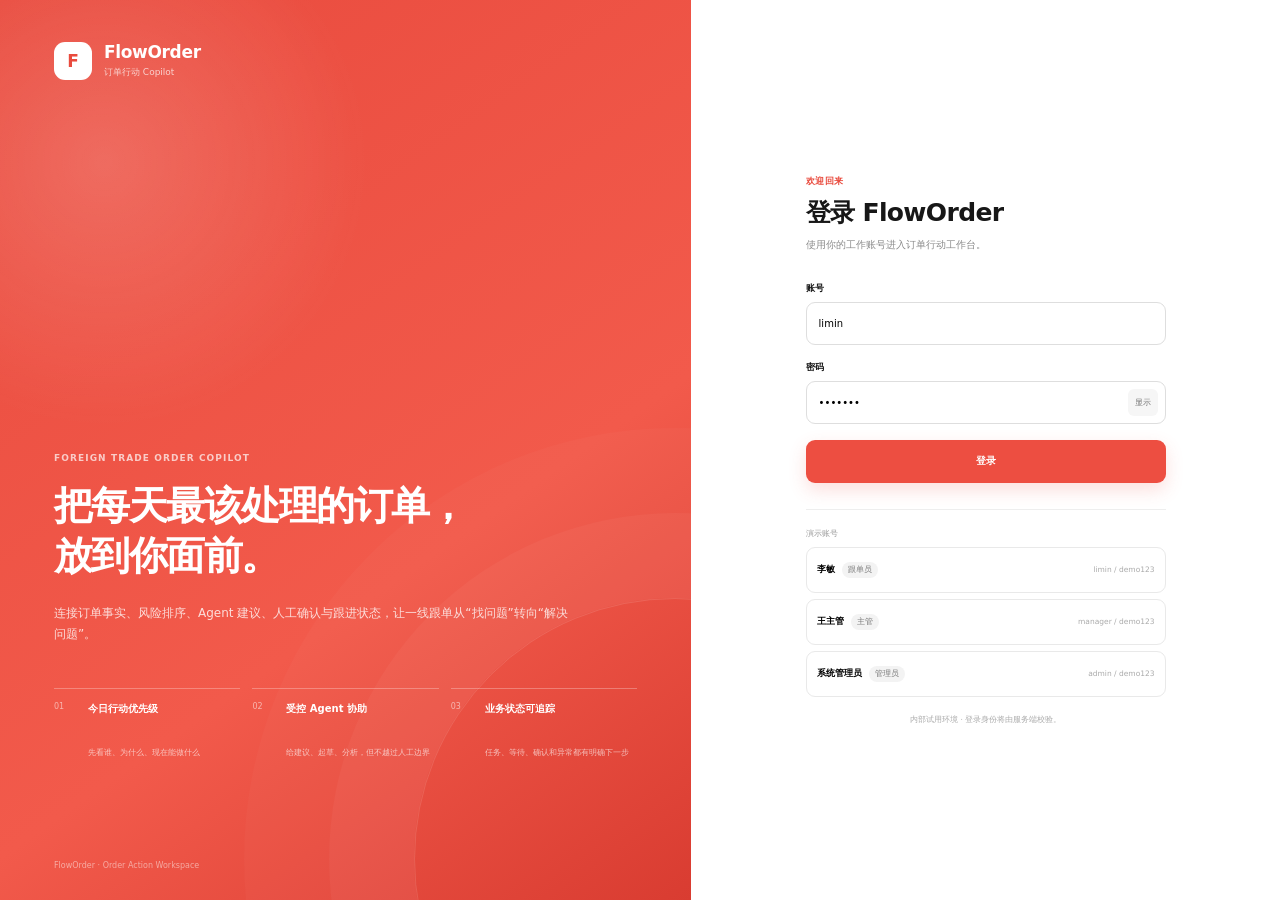
<file: static/index.html>
<!DOCTYPE html>

<html lang="zh-CN">
<head>
<meta charset="utf-8"/>
<meta content="width=device-width,initial-scale=1" name="viewport"/>
<title>FlowOrder · 订单行动 Copilot</title>

<link href="/static/d19.css?v=d19-shadow-v1" rel="stylesheet"/></head>
<body>
<div class="login-screen" id="loginScreen">
<div class="login-layout">
<section class="login-brand-panel">
<div class="login-brand-mark">F</div>
<div class="login-brand-copy">
<div class="login-brand-name">FlowOrder</div>
<div class="login-brand-sub">订单行动 Copilot</div>
</div>
<div class="login-value">
<div class="login-eyebrow">FOREIGN TRADE ORDER COPILOT</div>
<h1>把每天最该处理的订单，<br/>放到你面前。</h1>
<p>连接订单事实、风险排序、Agent 建议、人工确认与跟进状态，让一线跟单从“找问题”转向“解决问题”。</p>
</div>
<div class="login-feature-list">
<div><span>01</span><strong>今日行动优先级</strong><small>先看谁、为什么、现在能做什么</small></div>
<div><span>02</span><strong>受控 Agent 协助</strong><small>给建议、起草、分析，但不越过人工边界</small></div>
<div><span>03</span><strong>业务状态可追踪</strong><small>任务、等待、确认和异常都有明确下一步</small></div>
</div>
<div class="login-brand-footer">FlowOrder · Order Action Workspace</div>
</section>
<section class="login-form-panel">
<div class="login-form-wrap">
<div class="login-form-header">
<div class="mobile-login-brand"><span>F</span><strong>FlowOrder</strong></div>
<div class="login-kicker">欢迎回来</div>
<h2>登录 FlowOrder</h2>
<p>使用你的工作账号进入订单行动工作台。</p>
</div>
<form class="login-form" id="loginForm" novalidate="">
<label>
<span>账号</span>
<input autocomplete="username" id="loginUsername" placeholder="请输入账号" type="text" value="limin"/>
</label>
<label>
<span>密码</span>
<div class="password-field">
<input autocomplete="current-password" id="loginPassword" placeholder="请输入密码" type="password" value="demo123"/>
<button aria-label="显示密码" id="togglePassword" type="button">显示</button>
</div>
</label>
<div class="login-error hidden" id="loginError"></div>
<button class="login-submit" id="loginSubmit" type="submit">登录</button>
</form>
<div class="demo-accounts">
<div class="demo-title">演示账号</div>
<button class="demo-account" data-demo-user="limin" type="button">
<div><strong>李敏</strong><span>跟单员</span></div><small>limin / demo123</small>
</button>
<button class="demo-account" data-demo-user="manager" type="button">
<div><strong>王主管</strong><span>主管</span></div><small>manager / demo123</small>
</button>
<button class="demo-account" data-demo-user="admin" type="button">
<div><strong>系统管理员</strong><span>管理员</span></div><small>admin / demo123</small>
</button>
</div>
<div class="login-note">内部试用环境 · 登录身份将由服务端校验。</div>
</div>
</section>
</div>
</div>
<div class="authenticated-app hidden" id="authenticatedApp">
<div class="app-shell">
<aside class="sidebar">
<div class="brand">
<div class="logo">F</div>
<div>
<div class="brand-name">FlowOrder</div>
<div class="brand-sub">订单行动 Copilot</div>
</div>
</div>
<div class="nav-section-title">工作台</div>
<nav class="nav">
<button class="nav-item active" data-view="today">
<span class="nav-icon"></span><span>今日跟单</span>
</button>
<button class="nav-item" data-view="confirm">
<span class="nav-icon"></span><span>待确认</span><span class="badge badge-red">3</span>
</button>
<button class="nav-item" data-view="orders">
<span class="nav-icon"></span><span>订单</span>
</button>
<button class="nav-item" data-view="review">
<span class="nav-icon"></span><span>复盘</span>
</button>
</nav>
<div class="nav-section-title system-title">系统</div>
<nav class="nav">
<button class="nav-item role-manager-up" data-view="exceptions">
<span class="nav-icon"></span><span>异常中心</span>
</button>
<button class="nav-item role-manager-up" data-view="agent">
<span class="nav-icon"></span><span>Agent运行</span>
</button>
<button class="nav-item role-admin-only" data-view="settings">
<span class="nav-icon"></span><span>管理设置</span>
</button>
</nav>
<div class="sync-card">
<div class="sync-row">
<span class="sync-dot"></span>
<div>
<div class="sync-title">同步正常</div>
<div class="sync-sub">ERPNext / Excel 已连接</div>
</div>
</div>
</div>
</aside>
<main class="main">
<header class="topbar">
<div class="page-heading">
<div class="eyebrow">FLOWORDER</div>
<h1 id="pageTitle">今日跟单</h1>
</div>
<div class="topbar-right">
<div class="search"><input aria-label="全局搜索" id="globalSearch" placeholder="搜索订单 / 客户" type="search"/></div>
<button aria-expanded="false" class="account-button" id="accountButton" type="button">
<div class="avatar" id="topAvatar">李</div>
<div class="user-meta">
<strong id="topUserName">李敏</strong>
<span id="topUserRole">跟单员</span>
</div>
<span class="account-chevron">⌄</span>
</button>
<div class="account-menu hidden" id="accountMenu">
<div class="account-menu-profile">
<div class="menu-avatar" id="menuAvatar">李</div>
<div>
<strong id="menuUserName">李敏</strong>
<span id="menuUserRole">跟单员</span>
</div>
</div>
<button id="profileAction" type="button">个人信息</button>
<button class="logout-action" id="logoutButton" type="button">退出登录</button>
</div>
</div>
</header>
<section class="view active" id="view-today">
<div class="today-grid">
<aside class="copilot-panel card">
<div class="panel-title">跟单 Copilot</div>
<div class="panel-divider"></div>
<div class="copilot-section">
<div class="section-label">最近影响计划的新变化</div>
<div class="change-alert">
<div class="change-title">供应商回复：SO-1048 原料晚到 1 天</div>
<div class="change-desc">影响：生产节点可能推迟，交付风险上升</div>
<div class="change-link">→ 订单从“今天做”提升到“现在做”</div>
</div>
</div>
<div class="copilot-grow"></div>
<div class="copilot-section common-actions">
<div class="section-label">常用操作</div>
<button class="quick-action" data-prompt="为什么这个订单排第一？">为什么这个订单排第一？</button>
<button class="quick-action" data-prompt="帮我写一条催交通知。">帮我写一条催交通知</button>
<button class="quick-action" data-prompt="我已经联系过谁？">我已经联系过谁？</button>
</div>
<div class="copilot-input-wrap">
<div class="input-label">补充新信息</div>
<div class="input-helper">粘贴客户 / 供应商消息，或直接说出最新进展…</div>
<textarea id="copilotInput" placeholder="例如：供应商刚刚说 8 月 20 日应该可以做完，但是还没有完全确认。"></textarea>
<button aria-label="语音输入" class="voice-btn" id="voiceBtn" title="语音输入">
<svg aria-hidden="true" viewbox="0 0 24 24"><path d="M12 14a3 3 0 0 0 3-3V5a3 3 0 1 0-6 0v6a3 3 0 0 0 3 3Zm5-3a1 1 0 0 0-2 0 3 3 0 0 1-6 0 1 1 0 0 0-2 0 5 5 0 0 0 4 4.9V18H9a1 1 0 1 0 0 2h6a1 1 0 1 0 0-2h-2v-2.1A5 5 0 0 0 17 11Z"></path></svg>
</button>
<div class="voice-status hidden" id="voiceStatus"></div>
<div class="uncertainty-hint hidden" id="uncertaintyHint"></div>
<div class="copilot-footer">
<div class="source-picker-wrap">
<button class="btn btn-ghost" id="sourcePickerBtn">选择来源</button>
<div class="source-picker hidden" id="sourcePicker">
<button data-source="供应商消息">供应商消息</button>
<button data-source="客户消息">客户消息</button>
<button data-source="电话记录">电话记录</button>
<button data-source="ERP">ERP</button>
<button data-source="其他">其他</button>
</div>
</div>
<button class="btn btn-primary" id="analyzeBtn">分析信息</button>
</div>
<div class="analysis-result hidden" id="copilotAnalysisResult">
<div class="analysis-result-head">
<strong>分析结果</strong>
<span class="mini-badge" id="analysisSourceBadge">未选择来源</span>
</div>
<div class="analysis-block">
<span>识别到的事实</span>
<strong id="analysisFact">—</strong>
</div>
<div class="analysis-block">
<span>事实确定性</span>
<strong id="analysisCertainty">—</strong>
</div>
<div class="analysis-block">
<span>对订单的影响</span>
<strong id="analysisImpact">—</strong>
</div>
<div class="analysis-block">
<span>建议下一步</span>
<textarea class="analysis-suggestion" id="analysisSuggestion" readonly=""></textarea>
</div>
<div class="analysis-result-actions">
<button class="btn btn-ghost small" id="rejectAnalysis">暂不采用</button>
<button class="btn btn-ghost small" id="editAnalysis">修改后采用</button>
<button class="btn btn-primary small" id="adoptAnalysis">采用建议</button>
</div>
</div>
</div>
</aside>
<div class="today-content">
<div class="section-head row-between">
<div>
<h2>现在先做</h2>
<p>完整待办行动队列 12 项；首页先展示当前注意力窗口。</p>
</div>
<div class="pills">
<span class="pill pill-blue">今日行动 12</span>
<span class="pill pill-red">高优先 4</span>
</div>
</div>
<div class="priority-list" id="priorityList">
<button class="order-row draggable-order" data-order="SO-1048" draggable="true"><span class="drag-handle" title="拖动调整顺序">⋮⋮</span>
<span class="rank">1</span>
<span class="order-main">
<strong>SO-1048 · Northwind</strong>
<small>供应商原料晚到，可能影响 8/20 客户交期</small>
</span>
<span class="order-side">
<span class="pill pill-red">现在做</span>
<small>交期风险 · 25 分钟前</small>
</span>
</button>
<button class="order-row draggable-order" data-order="SO-1061" draggable="true"><span class="drag-handle" title="拖动调整顺序">⋮⋮</span>
<span class="rank">2</span>
<span class="order-main">
<strong>SO-1061 · Blue Harbor</strong>
<small>明日需出货，但物流资料尚未确认</small>
</span>
<span class="order-side">
<span class="pill pill-red">现在做</span>
<small>物流异常 · 1 小时前</small>
</span>
</button>
<button class="order-row draggable-order" data-order="SO-1032" draggable="true"><span class="drag-handle" title="拖动调整顺序">⋮⋮</span>
<span class="rank">3</span>
<span class="order-main">
<strong>SO-1032 · Alpine</strong>
<small>客户包装规格变化尚未确认，生产被阻塞 1 个节点</small>
</span>
<span class="order-side">
<span class="pill pill-amber">需要确认</span>
<small>客户确认阻塞</small>
</span>
</button>
<button class="order-row draggable-order" data-order="SO-1027" draggable="true"><span class="drag-handle" title="拖动调整顺序">⋮⋮</span>
<span class="rank">4</span>
<span class="order-main">
<strong>SO-1027 · Lumière</strong>
<small>供应商承诺回复时间已过 40 分钟</small>
</span>
<span class="order-side">
<span class="pill pill-blue">今天做</span>
<small>承诺超期</small>
</span>
</button>
<button class="order-row draggable-order" data-order="SO-1054" draggable="true"><span class="drag-handle" title="拖动调整顺序">⋮⋮</span>
<span class="rank">5</span>
<span class="order-main">
<strong>SO-1054 · Meridian</strong>
<small>订单负责人尚未明确，今日需要补齐责任人</small>
</span>
<span class="order-side">
<span class="pill pill-blue">今天做</span>
<small>负责人缺失</small>
</span>
</button>
</div>
<div class="list-footer">
<span>还有 7 项今日行动</span>
<button class="text-btn" id="openFullQueue">查看完整队列 →</button>
</div>
<div class="section-head waiting-head"><h2>正在等待</h2></div>
<button class="waiting-card waiting-card-button" data-order="SO-1015">
<span class="pill pill-green">等待外部</span>
<div>
<strong>SO-1015 · 已催供应商确认新完工时间</strong>
<small>明天 15:00 前无回复，将自动恢复为今日行动</small>
</div>
</button>
</div>
</div>
</section>
<section class="view" id="view-confirm">
<div class="content-narrow">
<div class="confirm-topline">
<div class="section-head">
<h2>需要你确认</h2>
<p><span id="confirmPendingCount">3</span> 项待处理 · <span id="approvalPendingCount">0</span> 项审批中。</p>
</div>
<div>
<div class="bulk-actions">
<label class="select-all"><input id="selectAllConfirm" type="checkbox"/> 全选</label>
<span id="selectedConfirmCount">已选 0 项</span>
<button class="btn btn-ghost" disabled="" id="bulkReject">批量暂不采用</button>
<button class="btn btn-primary" disabled="" id="bulkConfirm">批量确认</button>
</div>
<div class="batch-risk-summary" id="batchRiskSummary">
<span class="risk-count">普通 <strong id="normalSelected">0</strong></span>
<span class="risk-count">重要 <strong id="importantSelected">0</strong></span>
<span class="risk-count">高风险 <strong id="highSelected">0</strong></span>
</div>
</div>
</div>
<div id="confirmList">
<div class="confirm-card selectable" data-confirm-id="C-1032" data-order-id="SO-1032" data-risk="important">
<label class="confirm-select"><input aria-label="选择 SO-1032" class="confirm-checkbox" type="checkbox"/></label>
<div class="confirm-content">
<span class="pill pill-red-soft">待确认</span><span class="confirm-risk risk-important">重要</span>
<h3>SO-1032 · Alpine</h3>
<p>供应商给出的预计完工日期 8/19。是否确认这条变化？</p>
<small>影响：若确认，交付风险将重新计算。</small>
</div>
<div class="confirm-actions">
<button class="btn btn-ghost single-reject">暂不采用</button>
<button class="btn btn-primary single-confirm">确认并继续</button>
</div>
</div>
<div class="confirm-card selectable high-risk" data-confirm-id="C-1071" data-order-id="SO-1071" data-risk="high">
<label class="confirm-select"><input aria-label="选择 SO-1071" class="confirm-checkbox" type="checkbox"/></label>
<div class="confirm-content">
<span class="pill pill-red-soft">待确认</span><span class="confirm-risk risk-high">高风险 · 需主管审批</span>
<h3>SO-1071 · Delta</h3>
<p>客户提出包装规格修改。该变化可能影响正式订单事实，需要主管确认后才能生效。</p>
<small>来源：客户邮件 · 16:20</small>
</div>
<div class="confirm-actions">
<button class="btn btn-ghost single-reject">暂不采用</button>
<button class="btn btn-primary single-confirm">确认并继续</button>
</div>
</div>
<div class="confirm-card selectable high-risk" data-confirm-id="C-1009" data-order-id="SO-1009" data-risk="high">
<label class="confirm-select"><input aria-label="选择 SO-1009" class="confirm-checkbox" type="checkbox"/></label>
<div class="confirm-content">
<span class="pill pill-amber">来源冲突</span><span class="confirm-risk risk-high">高风险</span>
<h3>SO-1009 · Vector</h3>
<p>系统识别到两条交期来源冲突。交期属于关键业务事实，不能作为普通待确认项直接静默确认。</p>
<small>ERP：8/22 · 邮件：8/20</small>
</div>
<div class="confirm-actions">
<button class="btn btn-ghost single-reject">暂不采用</button>
<button class="btn btn-primary single-confirm">确认并继续</button>
</div>
</div>
</div>
<div class="empty-state hidden" id="confirmEmpty">
<strong>当前没有待确认事项</strong>
<span>新的事实变化或来源冲突出现后会显示在这里。</span>
</div>
</div>
</section>
<section class="view" id="view-orders">
<div class="content-narrow orders-page">
<div class="orders-toolbar">
<div>
<h2>订单</h2><p>共 33 张进行中订单</p>
</div>
<div class="toolbar-actions">
<div class="search compact"><input aria-label="订单页搜索" id="ordersSearch" placeholder="搜索订单 / 客户" type="search"/></div>
<button class="btn btn-ghost" id="ordersFilterBtn">筛选</button>
</div>
</div>
<div class="orders-filter-panel hidden" id="ordersFilterPanel">
<label>阶段
            <select id="filterStage">
<option value="">全部</option>
<option value="生产">生产</option>
<option value="出货">出货</option>
<option value="备货">备货</option>
</select>
</label>
<label>状态
            <select id="filterStatus">
<option value="">全部</option>
<option value="attention">需要关注</option>
<option value="waiting">等待反馈</option>
<option value="normal">正常推进</option>
</select>
</label>
<label>负责人
            <select id="filterOwner">
<option value="">全部</option>
<option value="李敏">李敏</option>
<option value="王晨">王晨</option>
</select>
</label>
<button class="btn btn-ghost small" id="resetFilters">重置</button>
</div>
<div class="search-empty hidden" id="ordersEmpty">没有找到匹配订单</div>
<div class="order-group" data-group="attention" data-total="6">
<button aria-expanded="true" class="group-head group-toggle">
<span class="group-chevron">⌄</span><strong>需要关注</strong><span class="group-count">6 张</span>
</button>
<div class="group-body">
<button class="group-order" data-order="SO-1048" data-search="SO-1048 Northwind 生产 原料晚到 客户交期 现在做">
<span><strong>SO-1048</strong><small>Northwind</small></span><span>生产</span><span>原料晚到，客户交期可能受影响</span><span class="pill pill-red">现在做</span>
</button>
<button class="group-order" data-order="SO-1061" data-search="SO-1061 Blue Harbor 出货 明日发货 物流资料 现在做">
<span><strong>SO-1061</strong><small>Blue Harbor</small></span><span>出货</span><span>明日需发货，物流资料未确认</span><span class="pill pill-red">现在做</span>
</button>
<button class="group-order" data-order="SO-1032" data-search="SO-1032 Alpine 生产 客户包装格式 待确认">
<span><strong>SO-1032</strong><small>Alpine</small></span><span>生产</span><span>客户包装格式等待确认</span><span class="pill pill-amber">待确认</span>
</button>
</div>
</div>
<div class="order-group" data-group="waiting" data-total="4">
<button aria-expanded="true" class="group-head group-toggle">
<span class="group-chevron">⌄</span><strong>等待反馈</strong><span class="group-count">4 张</span>
</button>
<div class="group-body">
<button class="group-order" data-order="SO-1015" data-search="SO-1015 Nexa 生产 等待供应商 新完工时间">
<span><strong>SO-1015</strong><small>Nexa</small></span><span>生产</span><span>已催供应商，等待新完工时间</span><span class="pill pill-green">等待至明日 15:00</span>
</button>
<button class="group-order" data-order="SO-1090" data-search="SO-1090 Kite 备货 客户资料 等待外部">
<span><strong>SO-1090</strong><small>Kite</small></span><span>备货</span><span>客户承诺今天下午补齐资料</span><span class="pill pill-green">等待外部</span>
</button>
</div>
</div>
<div class="order-group collapsed" data-group="normal" data-total="23">
<button aria-expanded="false" class="group-head group-toggle">
<span class="group-chevron">›</span><strong>正常推进</strong><span class="group-count">23 张</span>
</button>
<div class="group-body hidden">
<button class="group-order" data-order="SO-1088" data-search="SO-1088 Atlas 生产 正常推进">
<span><strong>SO-1088</strong><small>Atlas</small></span><span>生产</span><span>生产按计划推进，无新增异常</span><span class="pill pill-blue">正常</span>
</button>
<button class="group-order" data-order="SO-1112" data-search="SO-1112 Cedar 备货 正常推进">
<span><strong>SO-1112</strong><small>Cedar</small></span><span>备货</span><span>备货完成度正常，暂无需人工介入</span><span class="pill pill-blue">正常</span>
</button>
<button class="group-order" data-order="SO-1120" data-search="SO-1120 Horizon 出货 正常推进">
<span><strong>SO-1120</strong><small>Horizon</small></span><span>出货</span><span>物流资料完整，等待计划出货</span><span class="pill pill-blue">正常</span>
</button>
<div class="collapsed-note">当前仅展示部分正常推进订单。<span>23 张正常推进</span></div>
</div>
</div>
</div>
</section>
<section class="view" id="view-review">
<div class="content-narrow review-page review-page-v4">
<div class="review-overview-grid">
<div class="review-overview-main">
<div class="section-head review-title-block">
<h2>今日复盘</h2>
<p>2026-08-18 · 明日计划会成为下一次“今日跟单”的初始参考。</p>
</div>
<div class="review-stats-row">
<div class="stat-card compact-stat">
<small>今天完成</small>
<strong>8</strong>
</div>
<div class="stat-card compact-stat">
<small>仍在等待</small>
<strong>5</strong>
</div>
<div class="stat-card compact-stat">
<small>还没收口</small>
<strong>3</strong>
</div>
<div class="stat-card compact-stat">
<small>关键变化</small>
<strong>6</strong>
</div>
<div aria-label="近五天处理订单数量折线图" class="stat-card trend-card">
<div class="trend-card-head">
<small>近 5 天处理</small>
<strong>35</strong>
</div>
<svg aria-label="8月14日至8月18日处理订单数量：6、7、5、9、8" class="trend-chart" role="img" viewbox="0 0 220 76">
<line class="trend-grid-line" x1="14" x2="208" y1="58" y2="58"></line>
<line class="trend-grid-line" x1="14" x2="208" y1="35" y2="35"></line>
<polyline class="trend-line" points="18,45 65,38 112,52 159,20 205,29"></polyline>
<circle class="trend-point" cx="18" cy="45" r="3.5"><title>08/14：6 单</title></circle>
<circle class="trend-point" cx="65" cy="38" r="3.5"><title>08/15：7 单</title></circle>
<circle class="trend-point" cx="112" cy="52" r="3.5"><title>08/16：5 单</title></circle>
<circle class="trend-point" cx="159" cy="20" r="3.5"><title>08/17：9 单</title></circle>
<circle class="trend-point" cx="205" cy="29" r="3.5"><title>08/18：8 单</title></circle>
<text text-anchor="middle" x="18" y="72">14</text>
<text text-anchor="middle" x="65" y="72">15</text>
<text text-anchor="middle" x="112" y="72">16</text>
<text text-anchor="middle" x="159" y="72">17</text>
<text text-anchor="middle" x="205" y="72">18</text>
</svg>
</div>
</div>
<div class="review-unclosed-block">
<h2>还没收口</h2>
<p>这些事项不会因为今天结束而消失。</p>
<div class="review-list review-list-v4">
<button class="review-item review-order-item" data-order="SO-1048">
<strong>SO-1048</strong>
<span>供应商原料晚到，仍需确认新生产计划</span>
<span class="pill pill-red">现在做</span>
</button>
<button class="review-item review-order-item" data-order="SO-1032">
<strong>SO-1032</strong>
<span>包装规格修改等待客户/内部确认</span>
<span class="pill pill-amber">待确认</span>
</button>
<button class="review-item review-order-item" data-order="SO-1015">
<strong>SO-1015</strong>
<span>已催供应商，等待明日 15:00 回复</span>
<span class="pill pill-green">等待中</span>
</button>
</div>
</div>
</div>
<aside class="review-changes-column">
<h2>今日关键变化</h2>
<div class="changes-card changes-card-v4">
<button class="review-change-row" data-order="SO-1048">• SO-1048：生产风险上升</button>
<button class="review-change-row" data-order="SO-1061">• SO-1061：物流未确认</button>
<button class="review-change-row" data-order="SO-1032">• SO-1032：新增客户变更</button>
<button class="review-change-row" data-order="SO-1015">• SO-1015：进入等待状态</button>
</div>
</aside>
</div>
<div class="tomorrow-card">
<div class="tomorrow-head">
<div>
<h2>明日计划</h2>
<p>可以直接编辑、添加或删除。保存后只作为明日初始参考，新信息仍可动态重排。</p>
</div>
<button class="btn btn-ghost" id="addTomorrowPlan">＋ 添加一项</button>
</div>
<div class="plan-edit-list" id="tomorrowPlanList">
<div class="plan-edit-row">
<input type="checkbox"/>
<input class="plan-text" type="text" value="上午优先确认 SO-1048 新生产计划"/>
<button class="plan-delete" title="删除">×</button>
</div>
<div class="plan-edit-row">
<input type="checkbox"/>
<input class="plan-text" type="text" value="10:00 跟进 SO-1061 物流资料"/>
<button class="plan-delete" title="删除">×</button>
</div>
<div class="plan-edit-row">
<input type="checkbox"/>
<input class="plan-text" type="text" value="15:00 检查 SO-1015 是否收到供应商回复"/>
<button class="plan-delete" title="删除">×</button>
</div>
</div>
<button class="btn btn-primary save-plan" id="saveTomorrowPlan">保存明日计划</button>
</div>
</div>
</section>
<section class="view system-view" id="view-exceptions">
<div class="content-narrow">
<div class="section-head"><h2>异常中心</h2><p>只展示需要行动的异常状态，不把所有技术错误都变成用户告警。</p></div>
<div class="system-cards">
<div class="system-card danger-card">
<div><span class="state-dot state-red"></span><strong>RESULT_UNCERTAIN</strong></div>
<h3>SO-1142 · 外部动作结果暂无法确认</h3>
<p>自动重试已暂停。请先核对外部系统是否已经执行，避免重复产生业务副作用。</p>
<div class="system-actions"><button class="btn btn-primary small">核对结果</button><button class="btn btn-ghost small">转人工处理</button></div>
</div>
<div class="system-card warning-card">
<div><span class="state-dot state-amber"></span><strong>ERP 数据已过期</strong></div>
<h3>最近一次成功同步：今天 14:32</h3>
<p>页面仍可查看最近一次成功快照，但当前状态不代表实时 ERP 数据。</p>
<div class="system-actions"><button class="btn btn-ghost small">重新同步</button></div>
</div>
<div class="system-card">
<div><span class="state-dot state-purple"></span><strong>HUMAN_REQUIRED</strong></div>
<h3>1 项流程需要人工接管</h3>
<p>自动流程已停止，等待主管完成核对或授权后继续。</p>
<div class="system-actions"><button class="btn btn-ghost small">查看待处理</button></div>
</div>
</div>
</div>
</section>
<section class="view system-view" id="view-agent">
<div class="content-narrow">
<div class="section-head"><h2>Agent运行</h2><p>展示业务执行 Trace，不展示隐藏思维链。</p></div>
<div class="trace-table">
<div class="trace-row trace-head"><span>时间</span><span>订单</span><span>动作</span><span>结果</span><span>模型/工具</span></div>
<div class="trace-row"><span>16:42</span><span>SO-1048</span><span>读取订单上下文 → 建议跟进供应商</span><span class="trace-ok">完成</span><span>GLM-5.2 / read</span></div>
<div class="trace-row"><span>16:18</span><span>SO-1032</span><span>识别客户包装变更 → 请求确认</span><span class="trace-wait">待确认</span><span>GLM-5.2 / request_fact</span></div>
<div class="trace-row"><span>15:50</span><span>SO-1015</span><span>记录已联系 → Waiting</span><span class="trace-ok">完成</span><span>Controlled Tool</span></div>
</div>
</div>
</section>
<section class="view system-view" id="view-settings">
<div class="content-narrow">
<div class="section-head"><h2>管理设置</h2><p>增量能力可以安全关闭；Human Review 等安全控制不可关闭。</p></div>
<div class="settings-list">
<label class="setting-row"><div><strong>Agent Assist</strong><span>关闭后人工工作台仍可使用</span></div><input checked="" type="checkbox"/></label>
<label class="setting-row"><div><strong>Attention Dashboard</strong><span>关闭后回到普通订单/工作台，不回旧排序策略</span></div><input checked="" type="checkbox"/></label>
<label class="setting-row"><div><strong>ERP Read-only Sync</strong><span>关闭后保留最近一次成功快照并显示数据新鲜度</span></div><input checked="" type="checkbox"/></label>
<label class="setting-row locked-setting"><div><strong>External Action Dispatch</strong><span>当前外部执行能力未启用，保持关闭</span></div><input disabled="" type="checkbox"/></label>
<label class="setting-row locked-setting"><div><strong>Human Review</strong><span>安全控制，不属于 Feature Flag</span></div><span class="locked-badge">始终开启</span></label>
</div>
</div>
</section>
</main>
</div>
</div>
<div class="drawer-backdrop hidden" id="drawerBackdrop"></div>
<aside class="drawer" id="orderDrawer">
<button class="drawer-close" id="closeDrawer">×</button>
<div class="drawer-inner">
<div class="drawer-kicker">订单最新进度</div>
<h2 id="drawerTitle">SO-1048 · Northwind</h2>
<div class="drawer-status" id="drawerStatus">等待包</div>
<div class="meta-grid">
<span>客户交期</span><strong class="danger" id="drawerDueDate">2026/08/20</strong>
<span>当前阶段</span><strong id="drawerStage">生产</strong>
<span>当前关注</span><strong class="danger" id="drawerAttention">交期异常</strong>
</div>
<div class="drawer-divider"></div>
<div class="drawer-process-progress hidden" id="drawerProcessProgress">
<div class="process-progress-head">
<div>
<span>流程进度</span>
<strong id="drawerProcessStageLabel">—</strong>
</div>
<span id="drawerProcessStepLabel">—</span>
</div>
<div class="process-progress-track">
<div class="process-progress-fill" id="drawerProcessFill"></div>
</div>
<div class="process-progress-steps">
<span data-step="1">接单</span>
<span data-step="2">备货</span>
<span data-step="3">生产</span>
<span data-step="4">出货</span>
<span data-step="5">交付</span>
</div>
</div>
<div class="drawer-data-notice hidden" id="drawerDataNotice"></div>
<div class="drawer-section-title" id="drawerTimelineTitle">流程时间轴</div>
<div class="timeline" id="drawerTimeline">
<div class="timeline-item done">
<div class="dot"></div><div><strong>接单确认</strong><span>已完成</span></div><button>展开历史</button>
</div>
<div class="timeline-item done">
<div class="dot"></div><div><strong>备货采购</strong><span>已完成</span></div><button>展开历史</button>
</div>
<div class="timeline-item current">
<div class="dot"></div>
<div class="timeline-body">
<div class="timeline-title"><strong id="drawerTimelineStage">生产</strong><span>进行中</span></div>
<p>当前状态</p>
<strong id="drawerCurrentState">生产 · 交期异常</strong>
<p>已发生事项</p>
<strong id="drawerLatestEvent">供应商 16:42 回复：原料晚到 1 天</strong>
<p>为什么需要关注</p>
<span id="drawerWhyAttention">客户正式交期为 8 月 20 日；当前供应商尚未给出新的可靠完工承诺，若生产计划继续后移，交付窗口将继续压缩。</span>
<div class="decision-card">
<strong>现在有 2 件事可以推进</strong>
<p>它们属于同一个订单问题，但目前没有可能委托再执行的外部动作。</p>
<strong id="drawerSuggestedAction">联系供应商确认 8 月 20 日能否交货</strong>
<div class="decision-actions">
<button class="btn btn-primary small" id="generateDraftBtn">生成沟通草稿</button>
<button class="btn btn-ghost small" id="recordContactBtn">记录已联系</button>
</div>
<div class="draft-editor hidden" id="draftEditor">
<label>沟通草稿</label>
<textarea id="draftText">您好，想跟您确认一下当前订单的最新进度和预计完成时间，烦请确认后回复，谢谢。</textarea>
<div class="inline-actions">
<button class="btn btn-ghost small" id="cancelDraft">收起</button>
<button class="btn btn-primary small" id="saveDraft">保存草稿</button>
</div>
</div>
<div class="waiting-config hidden" id="waitingConfig">
<div class="waiting-config-grid">
<label>等待对象
                  <select id="waitingParty">
<option value="供应商">供应商</option>
<option value="客户">客户</option>
<option value="内部同事">内部同事</option>
</select>
</label>
<label>下一检查时间
                  <input id="waitingUntil" type="datetime-local" value="2026-08-20T15:00"/>
</label>
</div>
<div class="inline-actions">
<button class="btn btn-ghost small" id="cancelWaiting">取消</button>
<button class="btn btn-primary small" id="saveWaiting">保存等待</button>
</div>
</div>
</div>
<div class="context-note">
<strong>等待状态</strong>
<span id="drawerWaitingNote">当前未进入等待；记录已联系后，可设置等待对象与下一检查时间。</span>
</div>
<div class="drawer-copilot drawer-copilot-inline">
<div class="drawer-copilot-head">
<div>
<strong>补充最新进展</strong>
<span>当前订单上下文已锁定。语音会先转成文字，确认后再分析，不会自动执行。</span>
</div>
</div>
<div class="drawer-input-row">
<textarea id="drawerCopilotInput" placeholder="例如：供应商刚回电，说明天下午才能确认新的完工时间。"></textarea>
<button aria-label="订单内语音输入" class="voice-btn drawer-voice-btn" id="drawerVoiceBtn" title="语音输入">
<svg aria-hidden="true" viewbox="0 0 24 24"><path d="M12 14a3 3 0 0 0 3-3V5a3 3 0 1 0-6 0v6a3 3 0 0 0 3 3Zm5-3a1 1 0 0 0-2 0 3 3 0 0 1-6 0 1 1 0 0 0-2 0 5 5 0 0 0 4 4.9V18H9a1 1 0 1 0 0 2h6a1 1 0 1 0 0-2h-2v-2.1A5 5 0 0 0 17 11Z"></path></svg>
</button>
</div>
<div class="voice-status hidden" id="drawerVoiceStatus"></div>
<div class="uncertainty-hint hidden" id="drawerUncertaintyHint"></div>
<div class="drawer-copilot-actions">
<button class="btn btn-ghost small" id="clearDrawerInput">清空</button>
<button class="btn btn-primary small" id="analyzeDrawerInfo">分析这条信息</button>
</div>
<div class="drawer-analysis-result hidden" id="drawerAnalysisResult">
<div><span>识别</span><strong id="drawerAnalysisFact">—</strong></div>
<div><span>影响</span><strong id="drawerAnalysisImpact">—</strong></div>
<div><span>建议</span><strong id="drawerAnalysisAction">—</strong></div>
</div>
</div>
</div>
</div>
<div class="timeline-item pending"><div class="dot"></div><div><strong>出货</strong><span>未开始</span></div></div>
<div class="timeline-item pending"><div class="dot"></div><div><strong>交付</strong><span>未开始</span></div></div>
</div>
</div>
</aside>
<div class="modal-backdrop hidden" id="fullQueueBackdrop"></div>
<div aria-labelledby="queueTitle" aria-modal="true" class="queue-modal hidden" id="fullQueueModal" role="dialog">
<div class="queue-modal-head">
<div>
<div class="eyebrow">TODAY ACTION QUEUE</div>
<h2 id="queueTitle">今日完整行动队列</h2>
<p>共 12 项。系统顺序来自 Attention Ranking；个人可手动调整视图顺序。</p>
</div>
<button class="drawer-close" id="closeFullQueue">×</button>
</div>
<div class="full-queue-list" id="fullQueueList">
<button class="queue-row draggable-queue-row" data-order="SO-1048" draggable="true"><span class="queue-drag-handle" title="拖动调整顺序">⋮⋮</span><span>1</span><div><strong>SO-1048 · Northwind</strong><small>原料晚到，客户交期风险上升</small></div><span class="pill pill-red">现在做</span></button>
<button class="queue-row draggable-queue-row" data-order="SO-1061" draggable="true"><span class="queue-drag-handle" title="拖动调整顺序">⋮⋮</span><span>2</span><div><strong>SO-1061 · Blue Harbor</strong><small>明日发货，物流资料未确认</small></div><span class="pill pill-red">现在做</span></button>
<button class="queue-row draggable-queue-row" data-order="SO-1032" draggable="true"><span class="queue-drag-handle" title="拖动调整顺序">⋮⋮</span><span>3</span><div><strong>SO-1032 · Alpine</strong><small>客户包装变更等待确认</small></div><span class="pill pill-amber">待确认</span></button>
<button class="queue-row draggable-queue-row" data-order="SO-1027" draggable="true"><span class="queue-drag-handle" title="拖动调整顺序">⋮⋮</span><span>4</span><div><strong>SO-1027 · Lumière</strong><small>供应商承诺回复时间已过</small></div><span class="pill pill-blue">今天做</span></button>
<button class="queue-row draggable-queue-row" data-order="SO-1054" draggable="true"><span class="queue-drag-handle" title="拖动调整顺序">⋮⋮</span><span>5</span><div><strong>SO-1054 · Meridian</strong><small>负责人缺失</small></div><span class="pill pill-blue">今天做</span></button>
<button class="queue-row draggable-queue-row" data-order="SO-1084" draggable="true"><span class="queue-drag-handle" title="拖动调整顺序">⋮⋮</span><span>6</span><div><strong>SO-1084 · Aurora</strong><small>质检报告仍未上传</small></div><span class="pill pill-blue">今天做</span></button>
<button class="queue-row draggable-queue-row" data-order="SO-1076" draggable="true"><span class="queue-drag-handle" title="拖动调整顺序">⋮⋮</span><span>7</span><div><strong>SO-1076 · Harbor</strong><small>客户确认窗口即将到期</small></div><span class="pill pill-blue">今天做</span></button>
<button class="queue-row draggable-queue-row" data-order="SO-1102" draggable="true"><span class="queue-drag-handle" title="拖动调整顺序">⋮⋮</span><span>8</span><div><strong>SO-1102 · Maple</strong><small>生产进度与交期缓冲偏紧</small></div><span class="pill pill-blue">今天做</span></button>
<button class="queue-row draggable-queue-row" data-order="SO-1115" draggable="true"><span class="queue-drag-handle" title="拖动调整顺序">⋮⋮</span><span>9</span><div><strong>SO-1115 · Pine</strong><small>内部资料待补齐</small></div><span class="pill pill-blue">今天做</span></button>
<button class="queue-row draggable-queue-row" data-order="SO-1124" draggable="true"><span class="queue-drag-handle" title="拖动调整顺序">⋮⋮</span><span>10</span><div><strong>SO-1124 · Solace</strong><small>等待仓库确认</small></div><span class="pill pill-green">等待中</span></button>
<button class="queue-row draggable-queue-row" data-order="SO-1130" draggable="true"><span class="queue-drag-handle" title="拖动调整顺序">⋮⋮</span><span>11</span><div><strong>SO-1130 · Terra</strong><small>客户回函今日到期</small></div><span class="pill pill-blue">今天做</span></button>
<button class="queue-row draggable-queue-row" data-order="SO-1138" draggable="true"><span class="queue-drag-handle" title="拖动调整顺序">⋮⋮</span><span>12</span><div><strong>SO-1138 · Vale</strong><small>低优先级跟进</small></div><span class="pill pill-blue">今天做</span></button>
</div>
</div>
<div class="modal-backdrop hidden" id="riskModalBackdrop"></div>
<div aria-labelledby="riskModalTitle" aria-modal="true" class="risk-modal hidden" id="riskConfirmModal" role="dialog">
<h2 id="riskModalTitle">确认批量处理</h2>
<p id="riskModalDesc">所选事项包含不同风险等级。普通项可以直接处理，重要项需要二次确认，高风险项不会在批量操作中直接生效。</p>
<div class="risk-modal-list" id="riskModalList"></div>
<div class="batch-warning hidden" id="riskModalWarning"></div>
<div class="risk-modal-actions">
<button class="btn btn-ghost" id="cancelRiskBatch">返回检查</button>
<button class="btn btn-primary" id="confirmRiskBatch">确认处理可批量项</button>
</div>
</div>
<div class="modal-backdrop hidden" id="singleRiskBackdrop"></div>
<div aria-modal="true" class="risk-modal hidden" id="singleRiskModal" role="dialog">
<h2 id="singleRiskTitle">高风险事项</h2>
<p id="singleRiskDesc">请确认影响范围。该事项不会直接静默生效。</p>
<div class="batch-warning high" id="singleRiskBody"></div>
<div class="risk-modal-actions">
<button class="btn btn-ghost" id="cancelSingleRisk">返回检查</button>
<button class="btn btn-primary" id="submitSingleRisk">提交主管审批</button>
</div>
</div>
<div class="toast hidden" id="toast"></div>

<script src="/static/d19_app.js?v=d19-shadow-v3"></script></body>
</html>
</file>
<file: static/d19.css>
:root{
  --bg:#ffffff; --text:#171717; --muted:#8a8a8a; --line:#e9e9e9; --soft:#f7f7f7;
  --red:#ed4e41; --red-soft:#fee8e5; --amber:#f2ad2e; --amber-soft:#fff2d7;
  --green:#2dae7b; --green-soft:#dff6ec; --blue:#5d9eff; --blue-soft:#e9f2ff;
  --radius:12px; --sidebar:154px; --topbar:48px;
}
*{box-sizing:border-box}
html,body{margin:0;height:100%;font-family:Inter,"Noto Sans SC",system-ui,sans-serif;color:var(--text);background:#fff;font-size:12px}
button,input,textarea{font:inherit}
button{cursor:pointer}
.app-shell{min-height:100vh;display:flex}
.sidebar{width:var(--sidebar);border-right:1px solid #ddd;position:fixed;inset:0 auto 0 0;background:#fff;z-index:20;padding:14px 9px}
.brand{display:flex;align-items:center;gap:10px;padding:0 4px 22px}
.logo{width:25px;height:25px;border-radius:8px;background:var(--red);color:#fff;display:grid;place-items:center;font-weight:700}
.brand-name{font-size:14px;font-weight:700}.brand-sub{font-size:8px;color:#8f8f8f;margin-top:2px}
.nav-section-title{font-size:9px;color:#aaa;margin:0 3px 8px}.system-title{margin-top:22px}
.nav{display:flex;flex-direction:column;gap:6px}
.nav-item{height:31px;border:0;background:#fff;border-radius:10px;padding:0 10px;display:flex;align-items:center;gap:10px;text-align:left;color:#555}
.nav-item.active{background:#fde8e5;color:var(--red);font-weight:600}
.nav-icon{width:15px;height:15px;background:#f1f1f1;border-radius:5px}.nav-item.active .nav-icon{background:#fff0ed}
.badge{margin-left:auto;min-width:18px;height:18px;border-radius:9px;display:grid;place-items:center;color:#fff;font-size:10px;font-weight:600}
.badge-red{background:var(--red)}
.sync-card{position:absolute;left:10px;right:9px;bottom:11px;border:1px solid #e6e6e6;border-radius:10px;padding:12px 10px;background:#fbfbfb}
.sync-row{display:flex;gap:8px;align-items:flex-start}.sync-dot{width:7px;height:7px;background:#17b779;border-radius:50%;margin-top:3px}
.sync-title{font-weight:600;font-size:10px}.sync-sub{font-size:8px;color:#9a9a9a;margin-top:4px}
.main{margin-left:var(--sidebar);width:calc(100% - var(--sidebar));min-height:100vh}
.topbar{height:var(--topbar);border-bottom:1px solid #e9e9e9;padding:7px 17px 6px 21px;display:flex;align-items:center;justify-content:space-between}
.eyebrow{font-size:7px;color:#e5483b;font-weight:700;letter-spacing:.03em}.page-heading h1{font-size:18px;margin:0;line-height:1.1}
.topbar-right{display:flex;align-items:center;gap:11px}.search{width:115px;height:29px;border:1px solid #e5e5e5;border-radius:9px;background:#fafafa;color:#bbb;display:flex;align-items:center;padding:0 12px;font-size:9px}
.search.compact{width:115px}.avatar{width:28px;height:28px;border-radius:50%;background:#f1f1f1;display:grid;place-items:center;font-weight:700}.user-meta{display:flex;flex-direction:column}.user-meta strong{font-size:10px}.user-meta span{font-size:8px;color:#8e8e8e;margin-top:2px}
.view{display:none}.view.active{display:block}
.today-grid{display:grid;grid-template-columns:260px 1fr;gap:25px;padding:28px 44px 31px 16px;min-height:calc(100vh - var(--topbar))}
.card{border:1px solid #dedede;border-radius:12px;background:#fff}
.copilot-panel{display:flex;flex-direction:column;min-height:510px;overflow:hidden}.panel-title{font-size:14px;font-weight:700;padding:15px 14px 11px}.panel-divider{height:1px;background:#eee}
.copilot-section{padding:16px 14px 0}.section-label{font-size:10px;font-weight:700;margin-bottom:8px}
.change-alert{padding:10px;border-radius:9px;background:#fee8e4}.change-title{font-size:10px;font-weight:600}.change-desc{font-size:8.5px;color:#7d7d7d;margin-top:7px}.change-link{font-size:8.5px;color:#e24a3d;margin-top:7px;font-weight:600}
.copilot-grow{flex:1;min-height:120px}.common-actions{padding-top:0}
.quick-action{display:block;width:100%;border:0;background:#fafafa;border-radius:10px;padding:8px 10px;text-align:left;font-size:9px;margin-bottom:6px}.quick-action:hover{background:#f3f3f3}
.copilot-input-wrap{position:relative;margin:8px 14px 16px;border:1px solid #eee;border-radius:9px;padding:9px 9px 10px;background:#fff}.input-label{font-weight:700;font-size:10px}.input-helper{font-size:8px;color:#aaa;margin:4px 0 5px}
textarea{width:100%;min-height:54px;border:0;outline:0;resize:vertical;font-size:9px;line-height:1.45;padding:3px 28px 3px 0;color:#444}
.voice-btn{position:absolute;right:12px;top:53px;width:24px;height:24px;border-radius:8px;border:1px solid #e5e5e5;background:#fff;display:grid;place-items:center;padding:4px}
.voice-btn svg{width:14px;height:14px;fill:#666}.voice-btn.recording{background:#fff0ee;border-color:#f2a09a}.voice-btn.recording svg{fill:var(--red)}
.voice-status{font-size:8px;color:#666;margin:2px 0 6px}.uncertainty-hint{background:#fff7e8;border:1px solid #f3d69b;border-radius:7px;padding:6px 7px;font-size:8px;color:#8f6316;line-height:1.4;margin-bottom:6px}.hidden{display:none!important}
.copilot-footer{display:flex;justify-content:space-between;align-items:center;margin-top:5px}.btn{border-radius:8px;padding:8px 16px;border:1px solid #e3e3e3;background:#fff}.btn-primary{background:var(--red);color:white;border-color:var(--red);font-weight:600}.btn-ghost{background:#fff;color:#555}.btn.small{padding:7px 12px;font-size:9px}
.today-content{padding-top:1px}.section-head h2{font-size:14px;margin:0 0 5px}.section-head p{margin:0;color:#999;font-size:8.5px}.row-between{display:flex;justify-content:space-between;align-items:flex-start}.pills{display:flex;gap:8px}.pill{display:inline-flex;align-items:center;justify-content:center;min-height:23px;padding:0 10px;border-radius:999px;font-size:8.5px;font-weight:600;white-space:nowrap}
.pill-blue{background:var(--blue-soft);color:#488ff2}.pill-red{background:var(--red-soft);color:var(--red)}.pill-red-soft{background:#ffecea;color:#e35245}.pill-amber{background:var(--amber-soft);color:#c28618}.pill-green{background:var(--green-soft);color:#239568}
.priority-list{margin-top:13px;display:flex;flex-direction:column;gap:7px}.order-row{width:100%;border:1px solid #e3e3e3;border-radius:8px;background:#fff;min-height:54px;display:grid;grid-template-columns:30px 1fr auto;align-items:center;padding:7px 12px;text-align:left}
.order-row:hover,.group-order:hover{border-color:#cfcfcf;box-shadow:0 2px 7px rgba(0,0,0,.03)}
.rank{width:25px;height:25px;background:#f5f5f5;border-radius:7px;display:grid;place-items:center;font-size:10px}.order-main{display:flex;flex-direction:column;gap:6px}.order-main strong{font-size:10px}.order-main small,.order-side small{font-size:8px;color:#999}.order-side{display:flex;flex-direction:column;align-items:flex-end;gap:5px}
.list-footer{margin-top:9px;height:39px;border:1px solid #eee;border-radius:8px;background:#fbfbfb;display:flex;align-items:center;justify-content:space-between;padding:0 12px;font-size:8.5px;font-weight:600}.text-btn{border:0;background:transparent;color:#e34b3f;font-size:8.5px;font-weight:600}
.waiting-head{margin-top:22px}.waiting-card{margin-top:9px;border:1px solid #e8e8e8;border-radius:8px;padding:12px;display:flex;align-items:center;gap:18px;min-height:75px}.waiting-card div{display:flex;flex-direction:column;gap:7px}.waiting-card strong{font-size:10px}.waiting-card small{font-size:8px;color:#888}
.content-narrow{padding:25px 63px 40px 29px}.confirm-card{border:1px solid #e6e6e6;border-radius:11px;min-height:112px;margin-top:16px;padding:13px 14px;display:flex;justify-content:space-between;align-items:center}.confirm-card h3{font-size:10px;margin:11px 0 8px}.confirm-card p{font-size:9px;margin:0 0 8px;color:#555}.confirm-card small{font-size:8px;color:#9b9b9b}.confirm-actions{display:flex;gap:8px;align-self:flex-end;margin-bottom:2px}
.orders-toolbar{display:flex;justify-content:space-between;align-items:flex-start}.orders-toolbar h2,.review-page h2{font-size:14px;margin:0 0 5px}.orders-toolbar p,.review-page p{font-size:8px;color:#999;margin:0}.toolbar-actions{display:flex;gap:10px}
.order-group{margin-top:15px}.group-head{height:34px;background:#fafafa;border:1px solid #e6e6e6;border-radius:8px;display:grid;grid-template-columns:20px 1fr auto;align-items:center;padding:0 12px;font-size:9px}.group-count{padding:5px 11px;background:#f4f4f4;border-radius:999px;color:#777}
.group-order{width:100%;height:47px;background:white;border:1px solid #e8e8e8;border-radius:8px;margin-top:6px;display:grid;grid-template-columns:150px 90px 1fr auto;align-items:center;padding:0 15px;text-align:left;font-size:9px}.group-order span:first-child{display:flex;flex-direction:column;gap:5px}.group-order small{color:#aaa;font-size:8px}
.collapsed-note{height:52px;margin-top:5px;padding:14px 15px;font-size:8px;color:#aaa;display:flex;justify-content:space-between}.collapsed-note span{color:#e34b3f;font-weight:600}
.stats-grid{display:grid;grid-template-columns:repeat(4,1fr);gap:14px;margin-top:12px}.stat-card{border:1px solid #e5e5e5;border-radius:10px;padding:14px;min-height:77px}.stat-card small{font-size:8px;color:#666}.stat-card strong{display:block;font-size:22px;margin-top:12px}
.review-grid{display:grid;grid-template-columns:2.2fr 1fr;gap:39px;margin-top:27px}.review-list{margin-top:9px;display:flex;flex-direction:column;gap:8px}.review-item{min-height:42px;border:1px solid #e6e6e6;border-radius:8px;display:grid;grid-template-columns:80px 1fr auto;align-items:center;padding:0 14px;font-size:8px}.changes-card{margin-top:9px;border:1px solid #e7e7e7;border-radius:8px;min-height:180px;padding:16px 14px}.changes-card p{font-size:9px;color:#555;margin:0 0 14px}
.tomorrow-card{position:relative;margin-top:29px;border:1px solid #e6e6e6;border-radius:9px;padding:13px 14px 49px}.tomorrow-card label{display:block;font-size:8.5px;margin:12px 0}.tomorrow-card input{margin-right:10px}.save-plan{position:absolute;right:14px;bottom:10px}
.placeholder-view{padding:40px}.placeholder-card{max-width:620px;border:1px solid #e6e6e6;border-radius:12px;padding:22px}.placeholder-card h2{font-size:16px;margin:0 0 10px}.placeholder-card p{color:#777}
.drawer-backdrop{position:fixed;inset:var(--topbar) 0 0 var(--sidebar);background:rgba(0,0,0,.18);z-index:30}.drawer{position:fixed;top:var(--topbar);right:0;bottom:0;width:43%;min-width:420px;background:#fff;border-left:1px solid #e8e8e8;z-index:40;transform:translateX(100%);transition:transform .2s ease;overflow:auto}.drawer.open{transform:translateX(0)}.drawer-close{position:absolute;right:14px;top:13px;border:0;background:#fafafa;border:1px solid #eee;border-radius:8px;width:29px;height:29px;font-size:18px;color:#777}
.drawer-inner{padding:18px 29px 42px}.drawer-kicker{font-size:8px;color:#999;font-weight:600;margin-top:5px}.drawer h2{font-size:17px;margin:7px 0 4px}.drawer-status{font-size:8px;color:#999}.meta-grid{display:grid;grid-template-columns:90px 1fr;gap:12px 0;margin-top:21px;font-size:9px}.meta-grid span{color:#777}.danger{color:#e54b3f}.drawer-divider{height:1px;background:#eee;margin:20px -29px 14px}.drawer-section-title{font-size:8px;color:#777;font-weight:600;margin-bottom:17px}
.timeline{position:relative}.timeline:before{content:"";position:absolute;left:13px;top:9px;bottom:18px;width:1px;background:#e6e6e6}.timeline-item{position:relative;display:grid;grid-template-columns:27px 1fr auto;gap:9px;align-items:flex-start;margin-bottom:20px}.timeline-item .dot{width:15px;height:15px;border-radius:50%;border:1px solid #ddd;background:#fff;z-index:1;margin:1px 0 0 6px}.timeline-item.done .dot:after{content:"✓";display:grid;place-items:center;height:100%;font-size:8px;color:#aaa}.timeline-item.current .dot{width:18px;height:18px;border:2px solid #ff705f;margin-left:4px;background:#fff}.timeline-item.current .dot:after{content:"";display:block;width:7px;height:7px;background:#ff705f;border-radius:50%;margin:3.5px auto}.timeline-item>div:nth-child(2){display:flex;gap:8px}.timeline-item>div:nth-child(2)>span{font-size:8px;color:#aaa}.timeline-item>button{border:0;background:none;font-size:8px;color:#888}
.timeline-body{display:block!important}.timeline-title{display:flex;align-items:center;gap:9px}.timeline-title span{font-size:8px;color:#aaa}.timeline-body>p{font-size:8px;color:#888;margin:15px 0 4px}.timeline-body>span{font-size:8.5px;line-height:1.6;color:#555}
.decision-card{border:1px solid #e5e5e5;border-radius:9px;padding:11px;margin-top:16px;background:#fff}.decision-card>strong{font-size:9px}.decision-card p{font-size:8px;color:#999;line-height:1.5;margin:7px 0 10px}.decision-actions{display:flex;gap:8px;margin-top:10px}
.context-note{background:#e5f7ef;border-radius:8px;padding:9px 11px;margin-top:11px;display:flex;flex-direction:column;gap:5px}.context-note strong{font-size:8.5px;color:#24956b}.context-note span{font-size:8px;color:#4b8874}
.drawer-copilot{margin-top:12px;border:1px dashed #d9d9d9;border-radius:9px;padding:10px;display:flex;align-items:center;justify-content:space-between;gap:10px}.drawer-copilot div{display:flex;flex-direction:column;gap:5px}.drawer-copilot strong{font-size:9px}.drawer-copilot span{font-size:8px;color:#888}.mic-action{white-space:nowrap}
.toast{position:fixed;left:50%;bottom:25px;transform:translateX(-50%);padding:10px 14px;border-radius:9px;background:#202020;color:#fff;z-index:100;font-size:9px;box-shadow:0 8px 25px rgba(0,0,0,.18)}
@media (max-width:900px){
  :root{--sidebar:135px}.today-grid{grid-template-columns:230px 1fr;padding-right:18px}.review-grid{grid-template-columns:1fr}.drawer{width:55%;min-width:390px}
}

  
/* ===== V2 interaction refinements ===== */
.search{padding:0 8px}
.search input{width:100%;border:0;outline:0;background:transparent;font-size:9px;color:#555}
.search input::placeholder{color:#bbb}
.order-row.draggable-order{grid-template-columns:18px 30px 1fr auto}
.drag-handle{color:#bbb;font-size:13px;letter-spacing:-2px;cursor:grab;user-select:none}
.draggable-order.dragging{opacity:.45;border-style:dashed}
.draggable-order.drag-over{border-color:#ed4e41;box-shadow:0 0 0 2px rgba(237,78,65,.09)}
.confirm-topline{display:flex;align-items:flex-end;justify-content:space-between;gap:20px}
.bulk-actions{display:flex;align-items:center;gap:8px;font-size:8.5px;color:#777}
.select-all{display:flex;align-items:center;gap:6px}.bulk-actions button:disabled{opacity:.45;cursor:not-allowed}
.confirm-card.selectable{display:grid;grid-template-columns:28px 1fr auto;gap:6px}
.confirm-select{align-self:flex-start;margin-top:7px}.confirm-checkbox{width:15px;height:15px}
.confirm-card.resolved{opacity:.5;pointer-events:none;transition:.2s}
.empty-state{border:1px dashed #ddd;border-radius:12px;padding:34px;text-align:center;margin-top:18px;display:flex;flex-direction:column;gap:8px;color:#777}
.group-toggle{width:100%;border:1px solid #e6e6e6;text-align:left}
.group-body{display:block}.order-group.collapsed .group-body{display:none}
.tomorrow-head{display:flex;align-items:flex-start;justify-content:space-between;gap:20px}
.plan-edit-list{margin-top:12px;display:flex;flex-direction:column;gap:7px}
.plan-edit-row{display:grid;grid-template-columns:18px 1fr 28px;gap:8px;align-items:center}
.plan-text{height:31px;border:1px solid #ececec;border-radius:7px;padding:0 10px;outline:none;font-size:8.5px}.plan-text:focus{border-color:#f0a59e;box-shadow:0 0 0 2px rgba(237,78,65,.06)}
.plan-delete{width:26px;height:26px;border:0;border-radius:7px;background:#fafafa;color:#aaa;font-size:16px}.plan-delete:hover{background:#feecea;color:#e54b3f}
.tomorrow-card{padding-bottom:55px}
.drawer-copilot-inline{display:block}.drawer-copilot-head{display:flex;justify-content:space-between}
.drawer-copilot-head>div{display:flex;flex-direction:column;gap:5px}
.drawer-input-row{position:relative;margin-top:9px}.drawer-input-row textarea{min-height:66px;border:1px solid #e8e8e8;border-radius:8px;padding:9px 38px 9px 10px;resize:vertical}.drawer-voice-btn{top:8px;right:8px}
.drawer-copilot-actions{display:flex;justify-content:flex-end;gap:7px;margin-top:8px}
.modal-backdrop{position:fixed;inset:0;background:rgba(0,0,0,.22);z-index:60}
.queue-modal{position:fixed;z-index:70;left:50%;top:50%;transform:translate(-50%,-50%);width:min(690px,80vw);max-height:82vh;overflow:auto;background:#fff;border:1px solid #e3e3e3;border-radius:14px;box-shadow:0 25px 80px rgba(0,0,0,.18)}
.queue-modal-head{position:sticky;top:0;background:#fff;z-index:2;padding:18px 22px 14px;border-bottom:1px solid #eee}.queue-modal-head h2{font-size:16px;margin:4px 0}.queue-modal-head p{font-size:8.5px;color:#888;margin:0}.queue-modal-head .drawer-close{top:15px}
.full-queue-list{padding:11px 16px 18px;display:flex;flex-direction:column;gap:7px}.queue-row{display:grid;grid-template-columns:28px 1fr auto;align-items:center;gap:10px;min-height:49px;border:1px solid #e8e8e8;border-radius:8px;background:#fff;padding:7px 10px;text-align:left}.queue-row>span:first-child{width:24px;height:24px;border-radius:7px;background:#f5f5f5;display:grid;place-items:center}.queue-row div{display:flex;flex-direction:column;gap:5px}.queue-row small{font-size:8px;color:#999}.queue-row:hover{border-color:#d1d1d1}
.search-hidden{display:none!important}
.search-empty{margin-top:12px;border:1px dashed #ddd;border-radius:9px;padding:18px;text-align:center;color:#999;font-size:9px}
.manual-order-note{font-size:8px;color:#999;margin-top:6px}


/* ===== V3 refinements ===== */
.queue-row.draggable-queue-row{
  grid-template-columns:18px 28px 1fr auto;
}
.queue-drag-handle{
  color:#b5b5b5;
  font-size:13px;
  letter-spacing:-2px;
  cursor:grab;
  user-select:none;
}
.draggable-queue-row.dragging{
  opacity:.45;
  border-style:dashed;
}
.draggable-queue-row.drag-over{
  border-color:#ed4e41;
  box-shadow:0 0 0 2px rgba(237,78,65,.08);
}
.confirm-risk{
  display:inline-flex;
  align-items:center;
  min-height:22px;
  padding:0 9px;
  border-radius:999px;
  font-size:8px;
  font-weight:700;
  margin-left:6px;
}
.risk-normal{background:#eef7ff;color:#3b82f6}
.risk-important{background:#fff4db;color:#b7790b}
.risk-high{background:#fee7e4;color:#d93f33}
.confirm-card.high-risk{
  border-color:#f0b0aa;
  background:#fffdfc;
}
.confirm-card.high-risk .single-confirm{
  background:#fff;
  color:#d93f33;
  border-color:#ef9b94;
}
.batch-risk-summary{
  display:flex;
  gap:8px;
  align-items:center;
  flex-wrap:wrap;
  margin:12px 0 4px;
}
.risk-count{
  border:1px solid #e8e8e8;
  border-radius:8px;
  padding:7px 9px;
  font-size:8.5px;
  background:#fafafa;
}
.risk-count strong{font-size:10px;margin-left:4px}
.batch-warning{
  margin-top:11px;
  padding:10px 11px;
  border-radius:9px;
  background:#fff6e6;
  border:1px solid #f1d79f;
  color:#805c1e;
  font-size:8.5px;
  line-height:1.6;
}
.batch-warning.high{
  background:#fff0ee;
  border-color:#f0b2ab;
  color:#a33b31;
}
.risk-modal{
  position:fixed;
  z-index:90;
  left:50%;
  top:50%;
  transform:translate(-50%,-50%);
  width:min(520px,76vw);
  background:#fff;
  border:1px solid #e5e5e5;
  border-radius:14px;
  box-shadow:0 24px 80px rgba(0,0,0,.22);
  padding:20px;
}
.risk-modal h2{font-size:15px;margin:0 0 6px}
.risk-modal p{font-size:8.5px;color:#777;line-height:1.55}
.risk-modal-list{
  display:flex;
  flex-direction:column;
  gap:7px;
  margin:13px 0;
}
.risk-modal-item{
  border:1px solid #ececec;
  border-radius:9px;
  padding:9px 10px;
  display:grid;
  grid-template-columns:1fr auto;
  gap:10px;
}
.risk-modal-item strong{font-size:9px}
.risk-modal-item span{font-size:8px;color:#888;margin-top:4px;display:block}
.risk-modal-actions{
  display:flex;
  justify-content:flex-end;
  gap:8px;
  margin-top:14px;
}


/* ===== V4 review page: match provided layout ===== */
.review-page-v4{
  padding-top:28px;
}
.review-overview-grid{
  display:grid;
  grid-template-columns:minmax(0,2.35fr) minmax(235px,1fr);
  gap:24px;
  align-items:start;
}
.review-title-block{
  margin-bottom:14px;
}
.review-stats-row{
  display:grid;
  grid-template-columns:repeat(4,minmax(82px,1fr)) minmax(165px,1.8fr);
  gap:14px;
  align-items:stretch;
}
.compact-stat,
.trend-card{
  min-height:98px;
  padding:15px 16px;
}
.compact-stat strong{
  font-size:25px;
  margin-top:16px;
}
.trend-card{
  position:relative;
  overflow:hidden;
  padding:12px 13px 8px;
}
.trend-card-head{
  display:flex;
  justify-content:space-between;
  align-items:flex-start;
  gap:8px;
}
.trend-card-head small{
  font-size:8px;
  color:#666;
}
.trend-card-head strong{
  font-size:15px;
  margin:0;
  line-height:1;
}
.trend-chart{
  width:100%;
  height:61px;
  margin-top:2px;
  overflow:visible;
}
.trend-grid-line{
  stroke:#f0f0f0;
  stroke-width:1;
}
.trend-line{
  fill:none;
  stroke:#ed4e41;
  stroke-width:2.2;
  stroke-linecap:round;
  stroke-linejoin:round;
}
.trend-point{
  fill:#fff;
  stroke:#ed4e41;
  stroke-width:2;
}
.trend-chart text{
  fill:#aaa;
  font-size:7px;
  font-family:Inter,"Noto Sans SC",system-ui,sans-serif;
}
.review-unclosed-block{
  margin-top:29px;
}
.review-unclosed-block h2,
.review-changes-column h2{
  font-size:14px;
  margin:0 0 5px;
}
.review-unclosed-block>p{
  margin:0;
  color:#999;
  font-size:8px;
}
.review-list-v4{
  margin-top:8px;
  border:1px solid #e7e7e7;
  border-radius:10px;
  padding:10px 7px;
  gap:7px;
}
.review-list-v4 .review-item{
  border-color:#e8e8e8;
  min-height:49px;
  grid-template-columns:95px 1fr auto;
  padding:0 15px;
}
.review-changes-column{
  padding-top:3px;
}
.changes-card-v4{
  margin-top:16px;
  min-height:363px;
  padding:18px 17px;
  border-radius:10px;
  background:#fbfbfb;
}
.changes-card-v4 p{
  margin:0 0 22px;
  font-size:9px;
  color:#4f4f4f;
}
.review-page-v4 .tomorrow-card{
  margin-top:28px;
}
@media (max-width:1100px){
  .review-stats-row{
    grid-template-columns:repeat(4,minmax(72px,1fr));
  }
  .trend-card{
    grid-column:1 / -1;
    min-height:115px;
  }
  .trend-chart{height:72px}
}
@media (max-width:820px){
  .review-overview-grid{
    grid-template-columns:1fr;
  }
  .changes-card-v4{
    min-height:auto;
  }
}


/* ===== V5 review drill-down ===== */
.review-order-item{
  width:100%;
  background:#fff;
  text-align:left;
  cursor:pointer;
  font:inherit;
}
.review-order-item:hover{
  border-color:#d2d2d2;
  box-shadow:0 2px 8px rgba(0,0,0,.035);
  transform:translateY(-1px);
}
.review-order-item:focus-visible{
  outline:2px solid #2d9cff;
  outline-offset:1px;
}
.review-order-item::after{
  content:"›";
  color:#bbb;
  font-size:15px;
  margin-left:4px;
}
.review-list-v4 .review-order-item{
  grid-template-columns:95px 1fr auto 10px;
}


/* ===== V6 P0/P1 interaction semantics ===== */
.source-picker-wrap{position:relative}
.source-picker{position:absolute;left:0;bottom:35px;width:118px;padding:6px;background:#fff;border:1px solid #e5e5e5;border-radius:9px;box-shadow:0 10px 30px rgba(0,0,0,.09);z-index:12}
.source-picker button{width:100%;border:0;background:#fff;text-align:left;padding:7px 8px;border-radius:6px;font-size:8.5px;color:#555}
.source-picker button:hover{background:#f7f7f7}
.analysis-result{margin:8px 14px 15px;border:1px solid #e6e6e6;border-radius:9px;padding:10px;background:#fbfbfb}
.analysis-result-head{display:flex;justify-content:space-between;align-items:center;margin-bottom:8px}
.analysis-result-head strong{font-size:10px}
.mini-badge{font-size:7.5px;color:#777;background:#f0f0f0;border-radius:999px;padding:4px 7px}
.analysis-block{display:flex;flex-direction:column;gap:4px;margin:8px 0}.analysis-block span{font-size:7.5px;color:#999}.analysis-block strong{font-size:8.5px;line-height:1.5}
.analysis-suggestion{border:1px solid #e6e6e6;border-radius:7px;background:#fff;min-height:48px;padding:7px;font-size:8.5px}
.analysis-suggestion[readonly]{background:#fdfdfd}
.analysis-result-actions{display:flex;justify-content:flex-end;gap:6px;margin-top:9px}
.confirm-card.approval-pending{border-color:#d8c4f3;background:#fbf8ff;opacity:1;pointer-events:auto}
.confirm-card.approval-pending .confirm-select{visibility:hidden}
.approval-badge{background:#f1eafd;color:#6d28d9}
.approval-actions{display:flex;align-items:center;gap:7px;color:#6d28d9;font-size:8.5px}
.draft-editor,.waiting-config{margin-top:10px;border-top:1px solid #eee;padding-top:10px}
.draft-editor label{display:block;font-size:8px;color:#777;margin-bottom:5px}
.draft-editor textarea{min-height:76px;border:1px solid #e7e7e7;border-radius:8px;padding:8px;background:#fff}
.inline-actions{display:flex;justify-content:flex-end;gap:6px;margin-top:7px}
.waiting-config-grid{display:grid;grid-template-columns:1fr 1fr;gap:8px}
.waiting-config label{font-size:8px;color:#777;display:flex;flex-direction:column;gap:5px}
.waiting-config select,.waiting-config input{height:31px;border:1px solid #e6e6e6;border-radius:7px;background:#fff;padding:0 8px;font-size:8.5px;color:#555}
.drawer-analysis-result{margin-top:9px;padding:9px;border-radius:8px;background:#f7f9fc;border:1px solid #e8edf4;display:flex;flex-direction:column;gap:7px}
.drawer-analysis-result div{display:grid!important;grid-template-columns:35px 1fr;gap:7px}.drawer-analysis-result span{font-size:7.5px;color:#999}.drawer-analysis-result strong{font-size:8.5px;line-height:1.45}
.drawer-data-notice{margin:11px 0 15px;padding:10px;border:1px solid #e7e7e7;border-radius:8px;background:#fafafa;color:#777;font-size:8.5px;line-height:1.55}
.orders-filter-panel{display:flex;align-items:flex-end;gap:9px;margin-top:12px;padding:10px;border:1px solid #e8e8e8;border-radius:9px;background:#fbfbfb}
.orders-filter-panel label{display:flex;flex-direction:column;gap:5px;font-size:8px;color:#777}
.orders-filter-panel select{height:31px;min-width:105px;border:1px solid #e4e4e4;border-radius:7px;background:#fff;padding:0 8px;font-size:8.5px}
.waiting-card-button{width:100%;background:#fff;text-align:left;cursor:pointer}
.waiting-card-button:hover{border-color:#d3d3d3}
.review-change-row{display:block;width:100%;border:0;background:transparent;text-align:left;padding:0;margin:0 0 22px;font-size:9px;color:#4f4f4f}
.review-change-row:hover{color:#e34b3f}
.system-view{padding-top:1px}.system-cards{display:grid;grid-template-columns:repeat(3,1fr);gap:12px;margin-top:16px}
.system-card{border:1px solid #e6e6e6;border-radius:11px;padding:14px;background:#fff;min-height:160px}.system-card>div:first-child{display:flex;align-items:center;gap:7px}.system-card h3{font-size:10px;margin:14px 0 7px}.system-card p{font-size:8.5px;color:#777;line-height:1.6}.system-actions{display:flex;gap:7px;margin-top:15px}
.danger-card{border-color:#f0b4ae;background:#fffdfc}.warning-card{border-color:#ead8ae;background:#fffefa}
.state-dot{width:7px;height:7px;border-radius:50%}.state-red{background:#e84f42}.state-amber{background:#e0a52c}.state-purple{background:#7c3aed}
.trace-table{margin-top:16px;border:1px solid #e7e7e7;border-radius:10px;overflow:hidden}.trace-row{display:grid;grid-template-columns:80px 110px 1fr 90px 145px;gap:10px;padding:11px 12px;border-bottom:1px solid #eee;font-size:8.5px;align-items:center}.trace-row:last-child{border-bottom:0}.trace-head{background:#fafafa;color:#777;font-weight:600}.trace-ok{color:#239568}.trace-wait{color:#b7790b}
.settings-list{margin-top:16px;border:1px solid #e7e7e7;border-radius:10px;overflow:hidden}.setting-row{min-height:66px;padding:12px 14px;border-bottom:1px solid #eee;display:flex;justify-content:space-between;align-items:center}.setting-row:last-child{border-bottom:0}.setting-row>div{display:flex;flex-direction:column;gap:5px}.setting-row strong{font-size:9.5px}.setting-row span{font-size:8px;color:#888}.setting-row input{width:17px;height:17px}.locked-setting{background:#fafafa}.locked-badge{background:#eee;color:#666!important;border-radius:999px;padding:5px 8px}
.btn.is-loading{opacity:.65;pointer-events:none}.btn.is-loading::after{content:" …"}
.search-empty{margin-bottom:10px}
@media(max-width:980px){.system-cards{grid-template-columns:1fr}.trace-row{grid-template-columns:65px 95px 1fr 70px}.trace-row span:last-child{display:none}}


/* ===== V7 final polish + normal-order process progress ===== */
.drawer-process-progress{
  margin:14px 0 16px;
  padding:13px 14px 11px;
  border:1px solid #e7e7e7;
  border-radius:9px;
  background:#fff;
}
.process-progress-head{
  display:flex;
  justify-content:space-between;
  align-items:flex-end;
  margin-bottom:10px;
}
.process-progress-head>div{
  display:flex;
  flex-direction:column;
  gap:4px;
}
.process-progress-head span{
  font-size:8px;
  color:#999;
}
.process-progress-head strong{
  font-size:10px;
}
#drawerProcessStepLabel{
  color:#777;
}
.process-progress-track{
  position:relative;
  height:6px;
  border-radius:999px;
  background:#f0f0f0;
  overflow:hidden;
}
.process-progress-fill{
  height:100%;
  width:0;
  border-radius:999px;
  background:#ed4e41;
  transition:width .22s ease;
}
.process-progress-steps{
  display:grid;
  grid-template-columns:repeat(5,1fr);
  margin-top:7px;
}
.process-progress-steps span{
  position:relative;
  text-align:center;
  font-size:7.5px;
  color:#aaa;
}
.process-progress-steps span.done{
  color:#555;
  font-weight:600;
}
.process-progress-steps span.current{
  color:#ed4e41;
  font-weight:700;
}
.drag-handle,.queue-drag-handle{
  transition:color .15s ease, transform .15s ease;
}
.draggable-order:hover .drag-handle,
.draggable-queue-row:hover .queue-drag-handle{
  color:#ed4e41;
  transform:scale(1.08);
}
button:focus-visible,
input:focus-visible,
textarea:focus-visible,
select:focus-visible{
  outline:2px solid #2d9cff;
  outline-offset:2px;
}
.trend-point{
  cursor:help;
}
.trend-point:hover{
  r:5;
}
.trend-tooltip{
  position:fixed;
  z-index:120;
  pointer-events:none;
  padding:6px 8px;
  border-radius:7px;
  background:#202020;
  color:#fff;
  font-size:8px;
  box-shadow:0 5px 18px rgba(0,0,0,.18);
}
.drawer-close:hover,
.plan-delete:hover,
.group-toggle:hover,
.quick-action:hover,
.text-btn:hover{
  filter:brightness(.98);
}
.search input::-webkit-search-cancel-button{
  cursor:pointer;
}
.review-change-row:focus-visible,
.review-order-item:focus-visible{
  border-radius:6px;
}


/* ===== V8 login / session shell ===== */
.authenticated-app{min-height:100vh}
.login-screen{
  min-height:100vh;
  background:#f7f7f7;
}
.login-layout{
  min-height:100vh;
  display:grid;
  grid-template-columns:minmax(440px,1.08fr) minmax(420px,.92fr);
}
.login-brand-panel{
  position:relative;
  overflow:hidden;
  padding:42px 54px;
  background:
    radial-gradient(circle at 15% 18%,rgba(255,255,255,.16),transparent 28%),
    linear-gradient(145deg,#e94b3e 0%,#f25a4b 62%,#d93c31 100%);
  color:#fff;
  display:flex;
  flex-direction:column;
}
.login-brand-panel::after{
  content:"";
  position:absolute;
  width:520px;
  height:520px;
  border:1px solid rgba(255,255,255,.12);
  border-radius:50%;
  right:-245px;
  bottom:-220px;
  box-shadow:0 0 0 85px rgba(255,255,255,.035),0 0 0 170px rgba(255,255,255,.025);
}
.login-brand-mark{
  position:absolute;
  top:42px;
  left:54px;
  width:38px;
  height:38px;
  border-radius:11px;
  background:#fff;
  color:#e94b3e;
  display:grid;
  place-items:center;
  font-size:17px;
  font-weight:800;
  z-index:2;
}
.login-brand-copy{
  margin-left:50px;
  position:relative;
  z-index:2;
}
.login-brand-name{font-size:17px;font-weight:700;letter-spacing:-.02em}
.login-brand-sub{font-size:9px;opacity:.72;margin-top:4px}
.login-value{
  position:relative;
  z-index:2;
  margin-top:auto;
  max-width:590px;
  padding-bottom:42px;
}
.login-eyebrow{
  font-size:9px;
  letter-spacing:.12em;
  font-weight:700;
  opacity:.7;
  margin-bottom:18px;
}
.login-value h1{
  margin:0;
  font-size:39px;
  line-height:1.28;
  letter-spacing:-.04em;
  font-weight:700;
}
.login-value p{
  max-width:520px;
  margin:22px 0 0;
  font-size:12px;
  line-height:1.8;
  color:rgba(255,255,255,.8);
}
.login-feature-list{
  position:relative;
  z-index:2;
  display:grid;
  grid-template-columns:repeat(3,1fr);
  gap:12px;
  padding-bottom:72px;
}
.login-feature-list>div{
  border-top:1px solid rgba(255,255,255,.28);
  padding-top:13px;
  min-height:98px;
  display:grid;
  grid-template-columns:27px 1fr;
  column-gap:7px;
}
.login-feature-list>div>span{
  font-size:8px;
  opacity:.56;
  grid-row:1/3;
}
.login-feature-list strong{font-size:10px}
.login-feature-list small{
  font-size:8px;
  line-height:1.55;
  color:rgba(255,255,255,.66);
  margin-top:5px;
}
.login-brand-footer{
  position:absolute;
  left:54px;
  bottom:30px;
  font-size:8px;
  color:rgba(255,255,255,.5);
  z-index:2;
}
.login-form-panel{
  background:#fff;
  display:flex;
  align-items:center;
  justify-content:center;
  padding:50px;
}
.login-form-wrap{
  width:100%;
  max-width:360px;
}
.mobile-login-brand{display:none}
.login-kicker{
  color:#e94b3e;
  font-size:9px;
  font-weight:700;
  letter-spacing:.06em;
  margin-bottom:8px;
}
.login-form-header h2{
  margin:0;
  font-size:25px;
  letter-spacing:-.025em;
}
.login-form-header p{
  margin:9px 0 0;
  color:#8a8a8a;
  font-size:10px;
}
.login-form{
  margin-top:30px;
}
.login-form>label{
  display:block;
  margin-bottom:16px;
}
.login-form>label>span{
  display:block;
  font-size:9px;
  font-weight:600;
  margin-bottom:7px;
}
.login-form input{
  width:100%;
  height:43px;
  border:1px solid #dedede;
  border-radius:9px;
  padding:0 12px;
  font-size:10px;
  outline:none;
  transition:border .15s,box-shadow .15s;
}
.login-form input:focus{
  border-color:#ef8e86;
  box-shadow:0 0 0 3px rgba(233,75,62,.07);
}
.password-field{
  position:relative;
}
.password-field input{padding-right:55px}
.password-field button{
  position:absolute;
  right:8px;
  top:8px;
  height:27px;
  padding:0 7px;
  border:0;
  border-radius:6px;
  background:#f6f6f6;
  color:#777;
  font-size:8px;
}
.login-error{
  margin:-3px 0 12px;
  padding:9px 10px;
  border-radius:8px;
  background:#fff0ee;
  color:#c53e33;
  font-size:8.5px;
  line-height:1.5;
}
.login-submit{
  width:100%;
  height:43px;
  border:0;
  border-radius:9px;
  background:#ed4e41;
  color:#fff;
  font-size:10px;
  font-weight:700;
  box-shadow:0 7px 18px rgba(237,78,65,.18);
}
.login-submit:hover{background:#e5483c}
.login-submit:disabled{opacity:.6;cursor:not-allowed}
.demo-accounts{
  margin-top:26px;
  padding-top:18px;
  border-top:1px solid #eee;
}
.demo-title{
  font-size:8px;
  color:#999;
  margin-bottom:8px;
}
.demo-account{
  width:100%;
  min-height:46px;
  margin-bottom:6px;
  border:1px solid #e9e9e9;
  border-radius:9px;
  background:#fff;
  padding:8px 10px;
  display:flex;
  justify-content:space-between;
  align-items:center;
  text-align:left;
}
.demo-account:hover{background:#fafafa;border-color:#ddd}
.demo-account>div{display:flex;align-items:center;gap:7px}
.demo-account strong{font-size:9px}
.demo-account span{
  font-size:7.5px;
  padding:3px 6px;
  border-radius:999px;
  background:#f3f3f3;
  color:#777;
}
.demo-account small{
  font-size:7.5px;
  color:#aaa;
}
.login-note{
  margin-top:17px;
  text-align:center;
  font-size:7.5px;
  color:#aaa;
  line-height:1.6;
}
.account-button{
  position:relative;
  display:flex;
  align-items:center;
  gap:9px;
  border:0;
  background:transparent;
  padding:0;
  text-align:left;
}
.account-chevron{
  color:#aaa;
  font-size:9px;
  transition:transform .15s ease;
}
.account-button[aria-expanded="true"] .account-chevron{transform:rotate(180deg)}
.account-menu{
  position:absolute;
  right:17px;
  top:43px;
  width:174px;
  z-index:55;
  background:#fff;
  border:1px solid #e4e4e4;
  border-radius:10px;
  box-shadow:0 12px 38px rgba(0,0,0,.11);
  padding:7px;
}
.account-menu-profile{
  display:flex;
  align-items:center;
  gap:9px;
  padding:8px 7px 10px;
  border-bottom:1px solid #eee;
  margin-bottom:5px;
}
.menu-avatar{
  width:31px;
  height:31px;
  border-radius:50%;
  background:#f1f1f1;
  display:grid;
  place-items:center;
  font-size:10px;
  font-weight:700;
}
.account-menu-profile>div:last-child{
  display:flex;
  flex-direction:column;
  gap:3px;
}
.account-menu-profile strong{font-size:9px}
.account-menu-profile span{font-size:7.5px;color:#999}
.account-menu>button{
  width:100%;
  height:31px;
  border:0;
  border-radius:7px;
  background:#fff;
  text-align:left;
  padding:0 9px;
  color:#555;
  font-size:8.5px;
}
.account-menu>button:hover{background:#f7f7f7}
.account-menu .logout-action{color:#dc4439}
.role-hidden{display:none!important}
@media(max-width:900px){
  .login-layout{grid-template-columns:1fr}
  .login-brand-panel{display:none}
  .login-form-panel{min-height:100vh;padding:30px}
  .mobile-login-brand{
    display:flex;
    align-items:center;
    gap:9px;
    margin-bottom:45px;
  }
  .mobile-login-brand span{
    width:31px;height:31px;border-radius:9px;background:#ed4e41;color:#fff;
    display:grid;place-items:center;font-size:13px;font-weight:700;
  }
  .mobile-login-brand strong{font-size:15px}
}
</file>
